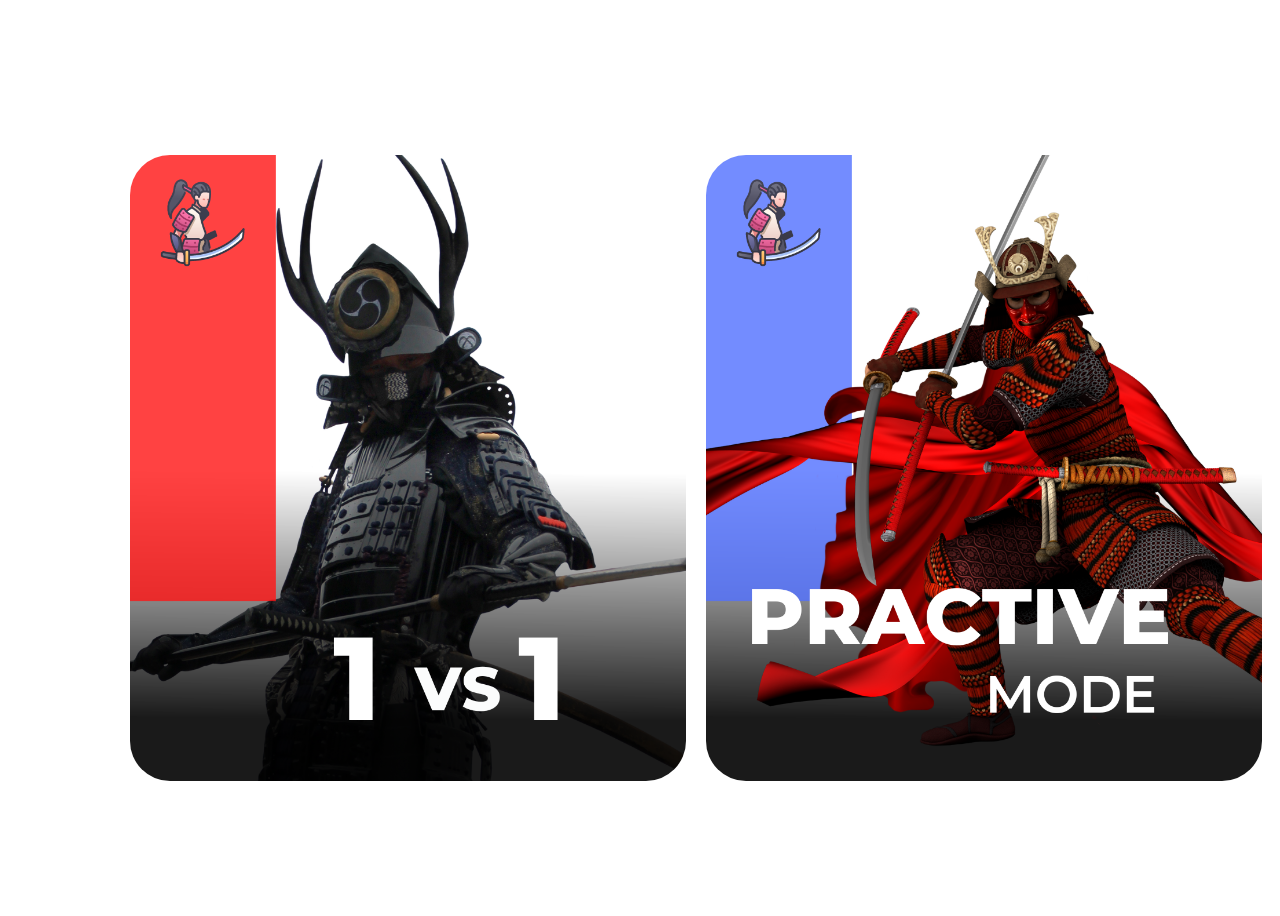
<file: fighting-game-main/home/home.html>
<!DOCTYPE html>
<html>
<head>
  <link rel="stylesheet" type="text/css" href="home.css">
</head>
<body>
  <div id="homeScreen">
    <h1>Select a Mode</h1>
    <div id="buttons">      </a>
      <a href="../chose1/chose.html">
        <img src="practice.png">
      </a>
      <a href="../choce2/choce.html">
        <img src="battle.png">

    </div>
  </div>
</body>
</html>
</file>
<file: fighting-game-main/home/home.css>
#homeScreen {
  text-align: center;
  color: rgb(255, 255, 255);
  display: flex;
  flex-direction: row;
  align-items: center;
  justify-content: center;
  height: 100vh;
  background-image: sr;
}

#buttons {
  margin-top: 20px;
  display: flex;
  justify-content: center;
}

#buttons a {
  display: flex;
  flex: 1;
  margin: 10px;
}

#buttons img {
  max-width: 100%;
  border-radius: 40px;
}

#buttons a:first-child {
  justify-content: flex-end;
}

#buttons a:last-child {
  justify-content: flex-start;
}
</file>
